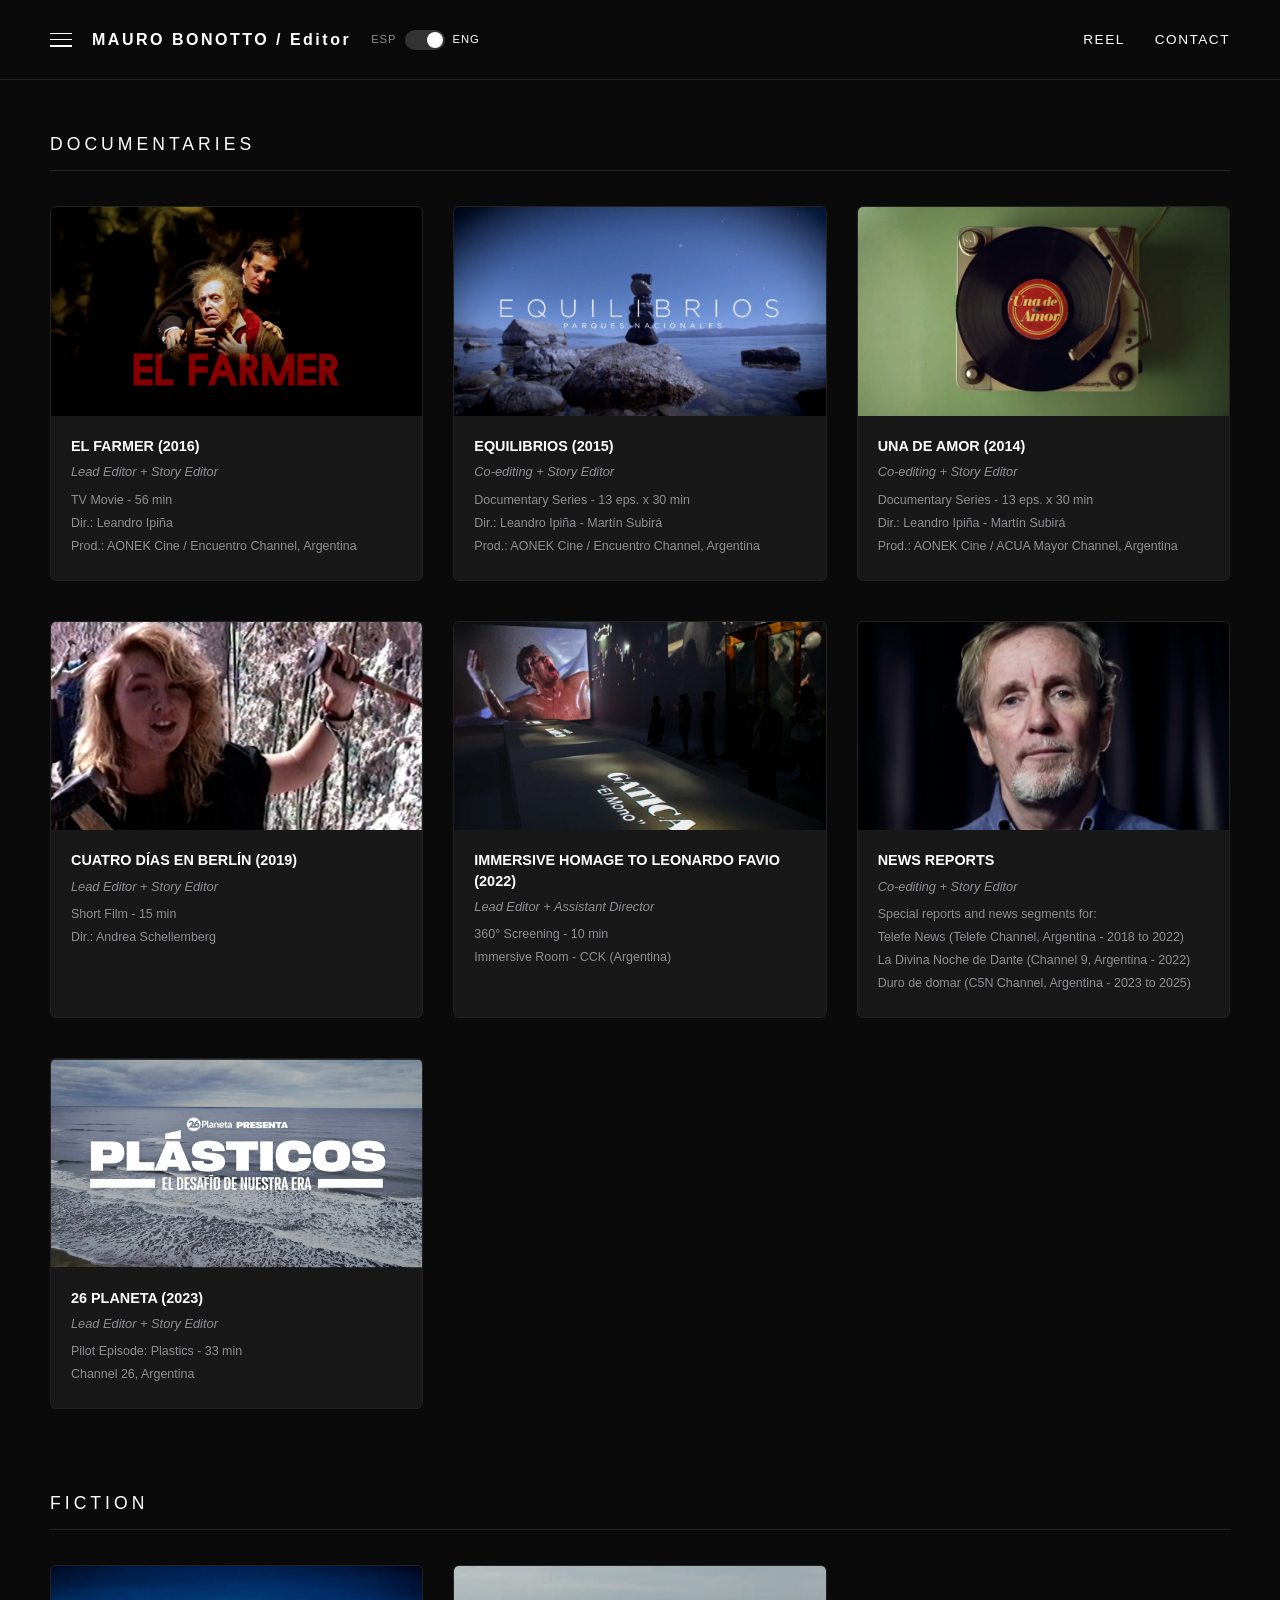
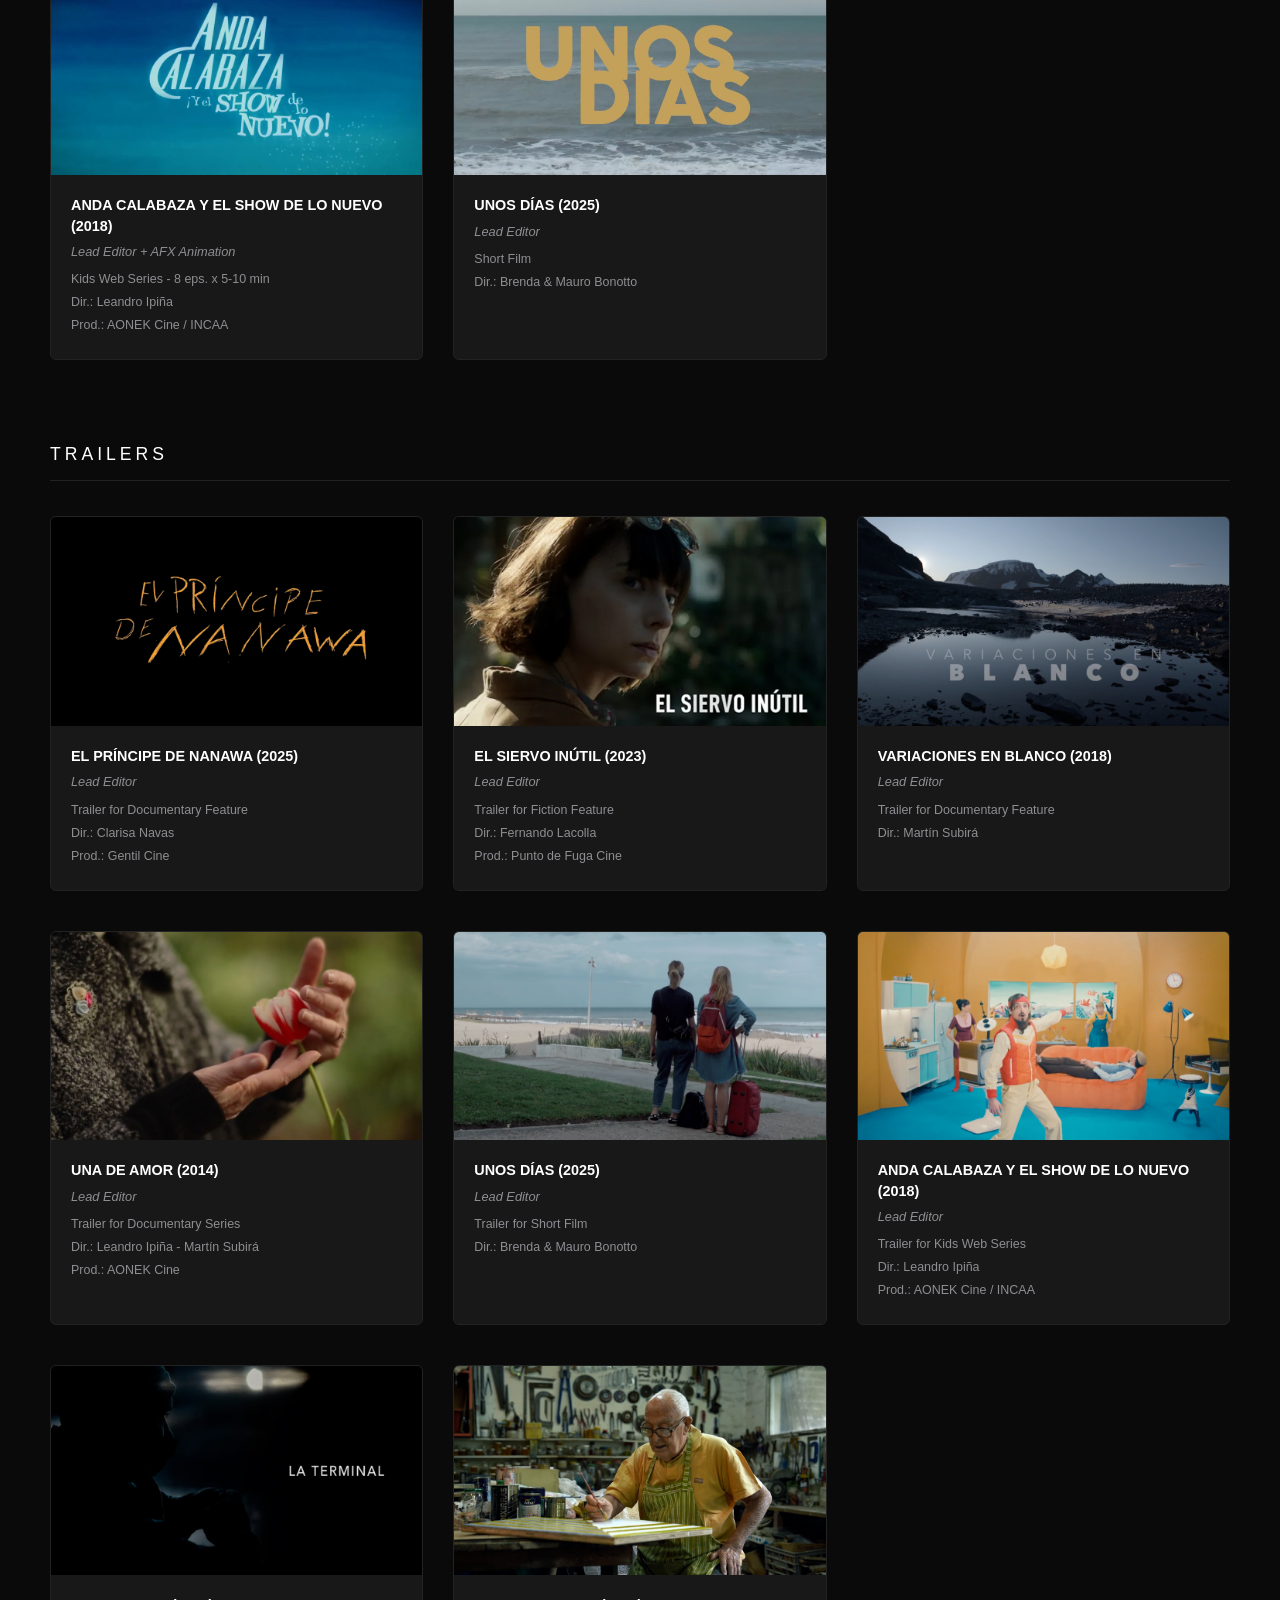
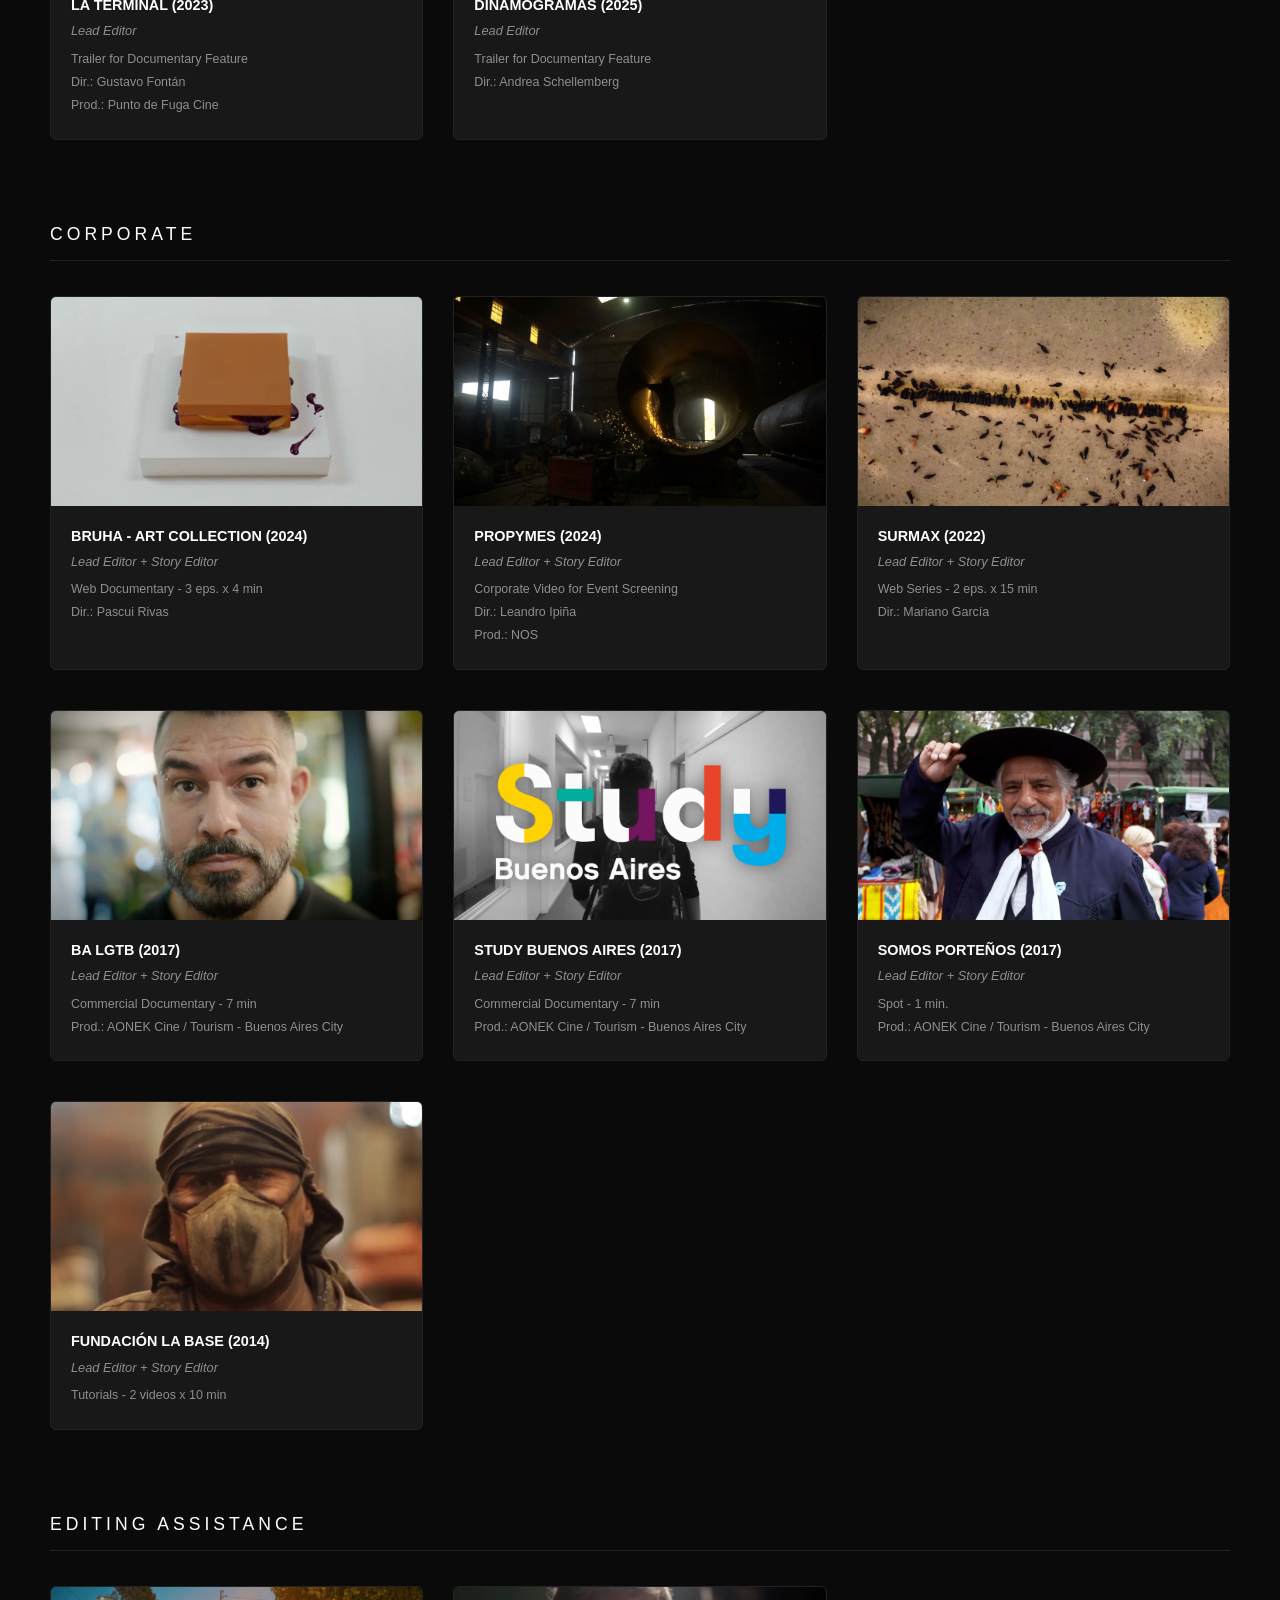
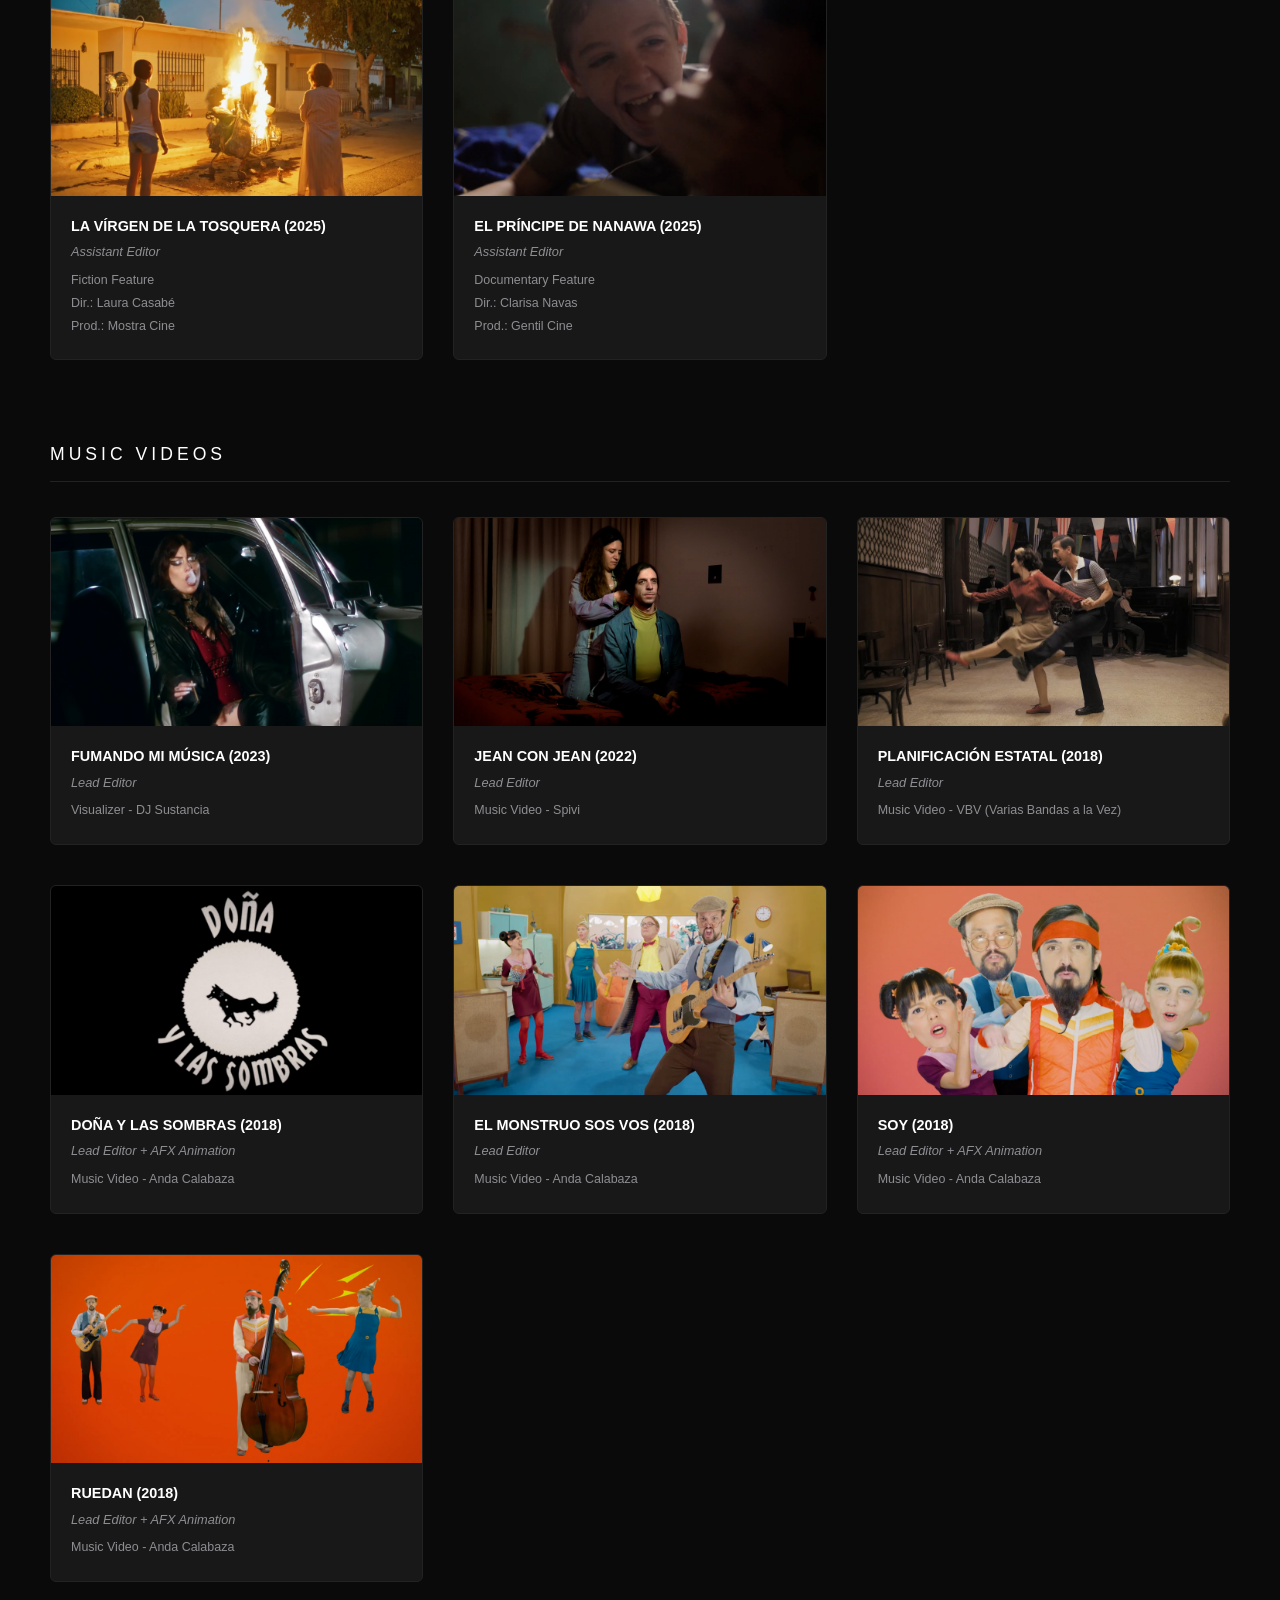
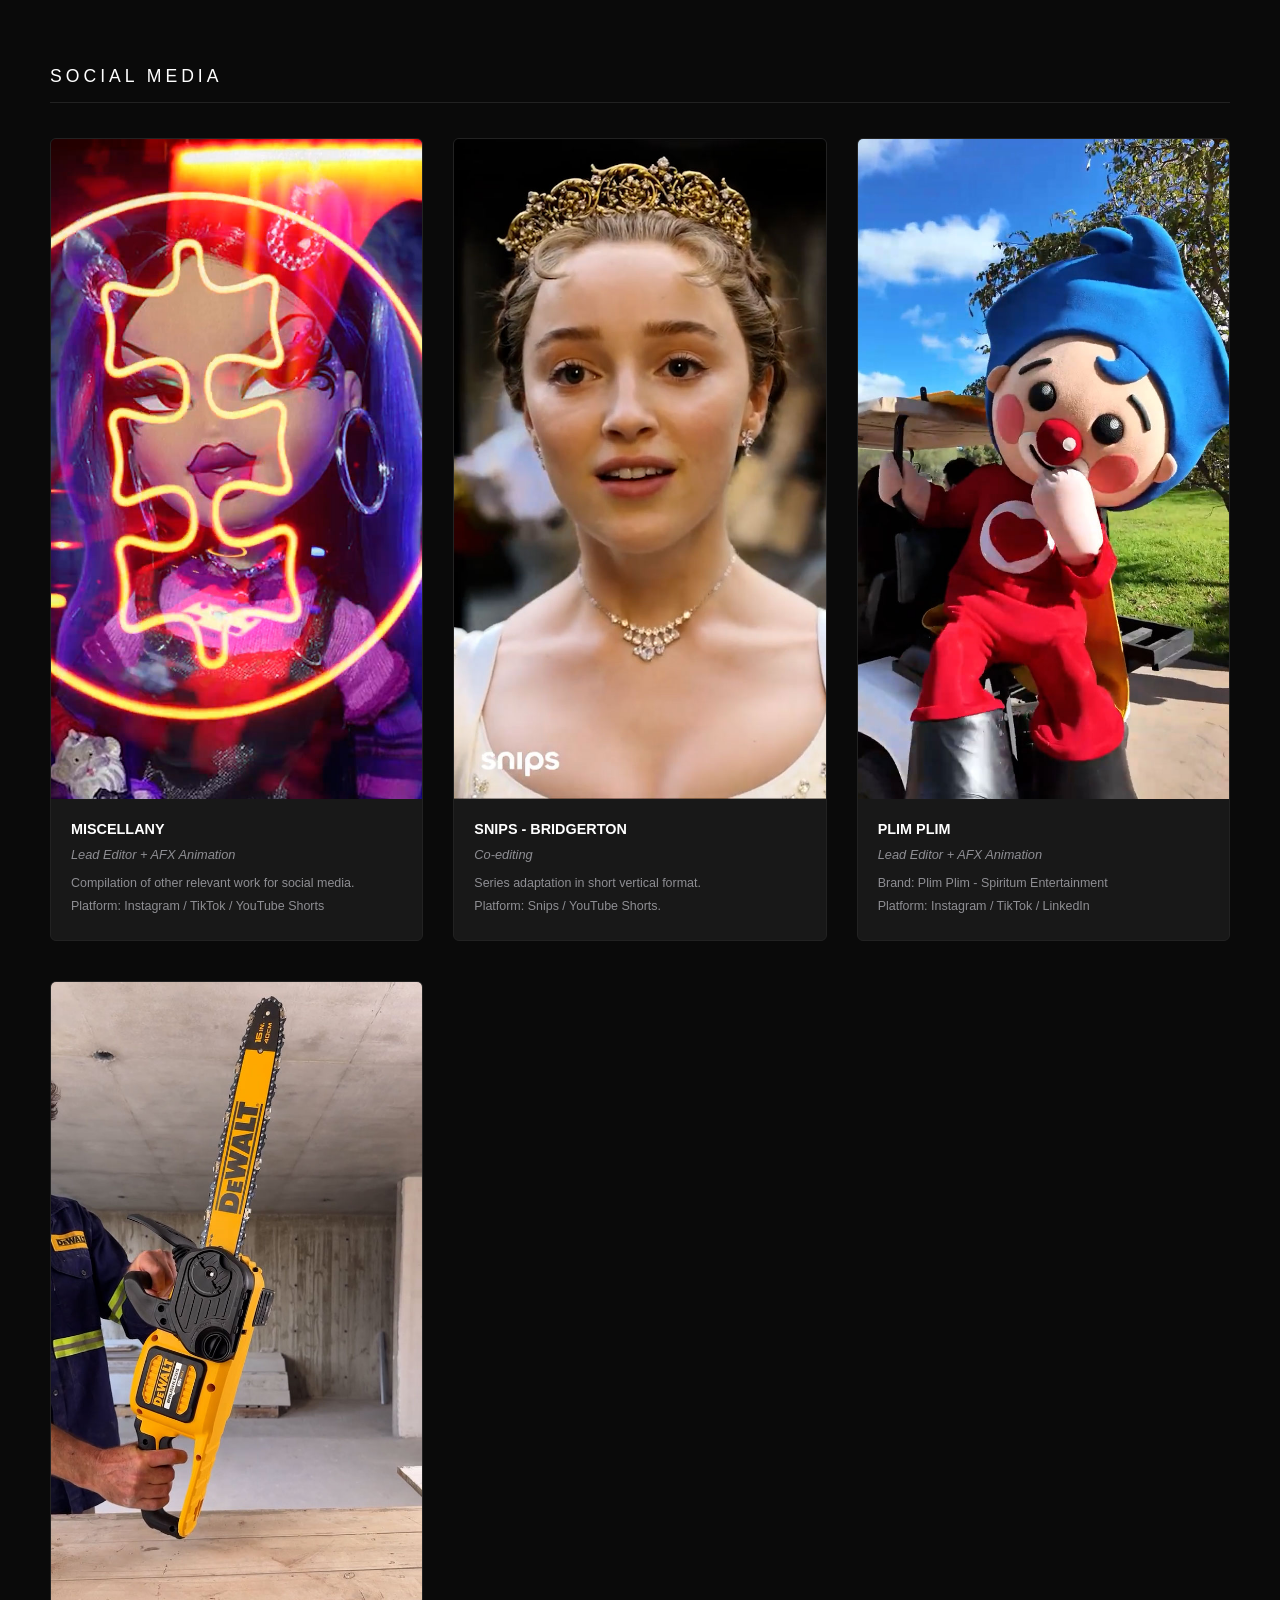
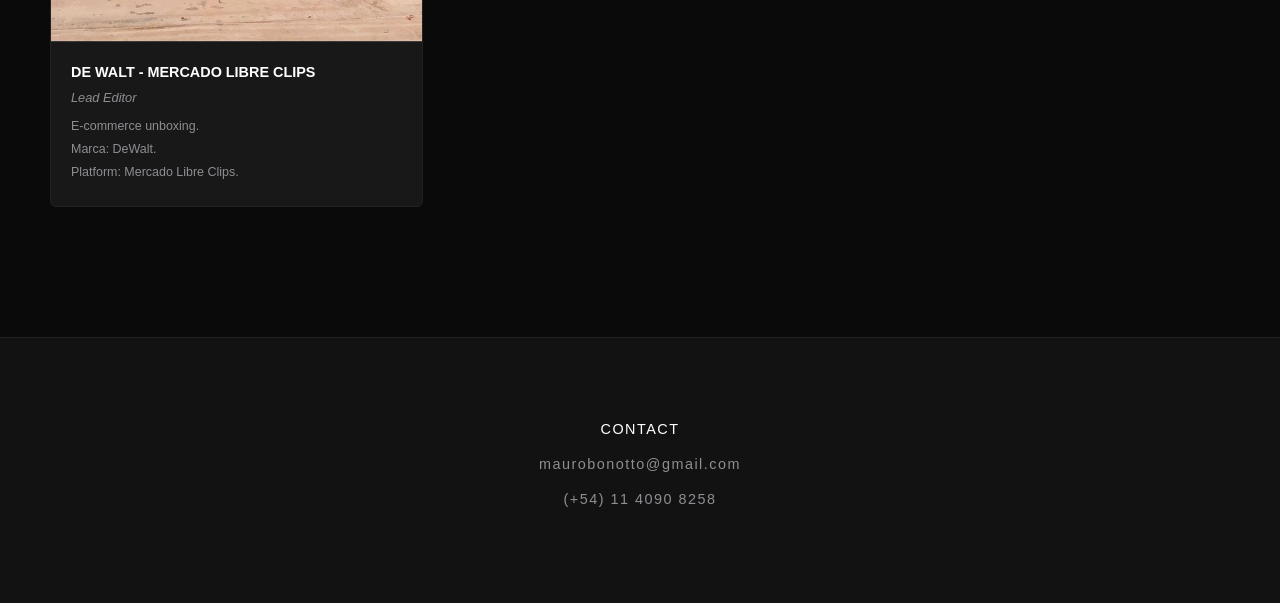
<file: index.html>
<!DOCTYPE html>
<html lang="es">
<head>
    <meta charset="UTF-8">
    <meta name="viewport" content="width=device-width, initial-scale=1.0">
    
    <!-- SEO y metadatos para compartir en redes -->
    <meta name="description" content="Portfolio de edición de video de Mauro Bonotto. Trabajos en documentales, ficción, trailers, comerciales y videoclips.">
    <meta name="author" content="Mauro Bonotto">
    <meta name="keywords" content="editor de video, portfolio, montaje, documentales, ficción, trailers, videoclips">
    
    <!-- Open Graph (Facebook, WhatsApp, LinkedIn) -->
    <meta property="og:title" content="Mauro Bonotto - Editor de video">
    <meta property="og:description" content="Portfolio profesional de edición. Más de 30 proyectos entre documentales, ficción y videoclips.">
    <meta property="og:image" content="https://maurobonotto.github.io/portfolio/assets/img/portadas/el-farmer-documentales.jpg">
    <meta property="og:url" content="https://maurobonotto.github.io/portfolio/">
    <meta property="og:type" content="website">
    
    <!-- Twitter Card -->
    <meta name="twitter:card" content="summary_large_image">
    <meta name="twitter:title" content="Mauro Bonotto - Editor de video">
    <meta name="twitter:description" content="Portfolio de edición con proyectos destacados.">
    <meta name="twitter:image" content="https://maurobonotto.github.io/portfolio/assets/img/portadas/el-farmer-documentales.jpg">
    
    <title>MAURO BONOTTO / Editor</title>
    <link rel="stylesheet" href="styles.css">
</head>
<body>
    <header class="navbar">
        <div class="navbar-container">
            <button class="menu-toggle" id="menu-toggle" aria-label="Abrir menú">
                <span class="bar"></span>
                <span class="bar"></span>
                <span class="bar"></span>
            </button>
            <h1 class="brand-title">MAURO BONOTTO / Editor</h1>
            
            <!-- Language toggle switch -->
            <div class="lang-switch" id="lang-switch">
                <span class="lang-option" data-lang="es">ESP</span>
                <div class="toggle-slider" id="toggle-slider">
                    <div class="toggle-knob"></div>
                </div>
                <span class="lang-option" data-lang="en">ENG</span>
            </div>

            <nav class="nav-links">
                <a href="#" id="btnReel">Reel</a>
                <a href="#contacto">Contacto</a>
            </nav>
        </div>
    </header>

    <div class="menu-overlay" id="menu-overlay"></div>
    <div class="sidebar-menu" id="sidebar-menu">
        <nav class="sidebar-nav">
            <a href="#documentales" class="sidebar-link" data-key="doc">DOCUMENTALES</a>
            <a href="#ficcion" class="sidebar-link" data-key="fic">FICCIÓN</a>
            <a href="#trailers" class="sidebar-link" data-key="tra">TRAILERS</a>
            <a href="#comerciales" class="sidebar-link" data-key="cor">COMERCIALES</a>
            <a href="#asistencia" class="sidebar-link" data-key="asi">ASISTENCIA DE EDICIÓN</a>
            <a href="#videoclips" class="sidebar-link" data-key="vid">VIDEOCLIPS</a>
            <a href="#redes-sociales" class="sidebar-link" data-key="red">REDES SOCIALES</a>
            <div class="sidebar-divider"></div>
            <a href="#" id="sidebarReel" class="sidebar-link">REEL</a>
            <a href="#contacto" id="sidebarContacto" class="sidebar-link" data-key="con">CONTACTO</a>
        </nav>
    </div>

    <main id="portfolio" class="portfolio-container"></main>

    <footer id="contacto" class="contact-section">
        <div class="contact-content">
            <p data-key="contact_title">CONTACTO</p>
            <p>maurobonotto@gmail.com</p>
            <p>(+54) 11 4090 8258</p>
        </div>
    </footer>

    <div class="video-modal" id="video-modal">
        <div class="modal-container">
            <button class="modal-close" id="modal-close" aria-label="Cerrar modal"></button>
            <button class="nav-btn prev" id="btn-prev" aria-label="Anterior"></button>
            <button class="nav-btn next" id="btn-next" aria-label="Siguiente"></button>
            <div class="modal-content" id="modal-media-content"></div>
        </div>
    </div>

    <script src="script.js"></script>
</body>
</html>
</file>
<file: styles.css>
/* ==========================================================================
   1. RESET
   ========================================================================== */
*, *::before, *::after {
    box-sizing: border-box;
    margin: 0;
    padding: 0;
}

html {
    scroll-behavior: smooth;
    text-size-adjust: 100%;
}

body {
    background-color: var(--bg-primary);
    color: var(--text-main);
    font-family: var(--font-base);
    line-height: 1.6;
    -webkit-font-smoothing: antialiased;
    padding-top: var(--header-height);
    overflow-x: hidden;
}

img {
    display: block;
    max-width: 100%;
    height: auto;
}

:root {
    --bg-primary: #0a0a0a;
    --bg-surface: #121212;
    --bg-card: #181818;
    --text-main: #ffffff;
    --text-muted: #8e8e93;
    --accent: #ffffff;
    --border-color: #222222;
    --font-base: -apple-system, BlinkMacSystemFont, "SF Pro Display", "Segoe UI", Roboto, Helvetica, Arial, sans-serif;
    --max-width: 1240px;
    --header-height: 80px;
    --transition-smooth: 0.3s cubic-bezier(0.25, 1, 0.5, 1);
}

/* ========== NAVBAR ========== */
.navbar {
    position: fixed;
    top: 0;
    left: 0;
    width: 100%;
    height: var(--header-height);
    background-color: rgba(10, 10, 10, 0.85);
    backdrop-filter: blur(20px);
    border-bottom: 1px solid var(--border-color);
    z-index: 1000;
}

.navbar-container {
    max-width: var(--max-width);
    height: 100%;
    margin: 0 auto;
    padding: 0 30px;
    display: flex;
    align-items: center;
    gap: 20px;
}

.brand-title {
    font-size: 1rem;
    font-weight: 600;
    letter-spacing: 2.5px;
    text-transform: none;
    margin-right: 0;
}

/* Language switch junto al título */
.lang-switch {
    display: flex;
    align-items: center;
    gap: 8px;
    margin-right: auto;
}

.nav-links {
    display: flex;
    gap: 30px;
}

.nav-links a {
    color: var(--text-main);
    text-decoration: none;
    font-size: 0.85rem;
    font-weight: 500;
    letter-spacing: 1.5px;
    text-transform: uppercase;
    transition: opacity var(--transition-smooth);
}

.nav-links a:hover {
    opacity: 0.6;
}

.menu-toggle {
    display: flex;
    flex-direction: column;
    justify-content: space-between;
    width: 22px;
    height: 14px;
    background: none;
    border: none;
    cursor: pointer;
    z-index: 1100;
}

.menu-toggle .bar {
    width: 100%;
    height: 1.5px;
    background-color: var(--text-main);
    transition: transform var(--transition-smooth), opacity var(--transition-smooth);
    transform-origin: left center;
}

.menu-toggle.open .bar:nth-child(1) {
    transform: rotate(45deg) translateY(-2px);
}

.menu-toggle.open .bar:nth-child(2) {
    opacity: 0;
    transform: scaleX(0);
}

.menu-toggle.open .bar:nth-child(3) {
    transform: rotate(-45deg) translateY(2px);
}

/* ========== SIDEBAR ========== */
.sidebar-menu {
    position: fixed;
    top: 0;
    left: -320px;
    width: 320px;
    height: 100%;
    background-color: var(--bg-surface);
    border-right: 1px solid var(--border-color);
    transition: transform var(--transition-smooth);
    z-index: 1050;
    padding-top: 110px;
}

.sidebar-menu.active {
    transform: translateX(320px);
}

.sidebar-nav {
    display: flex;
    flex-direction: column;
}

.sidebar-link {
    color: var(--text-muted);
    text-decoration: none;
    padding: 16px 40px;
    font-size: 0.8rem;
    font-weight: 500;
    letter-spacing: 2px;
    border-left: 2px solid transparent;
    transition: color var(--transition-smooth), background-color var(--transition-smooth), border-color var(--transition-smooth);
}

.sidebar-link:hover {
    color: var(--text-main);
    background-color: rgba(255, 255, 255, 0.03);
    border-left-color: var(--accent);
}

.sidebar-divider {
    height: 1px;
    background-color: #2a2a2a;
    width: 40%;
    margin: 12px 0 12px 40px;
}

.menu-overlay {
    position: fixed;
    top: 0;
    left: 0;
    width: 100vw;
    height: 100vh;
    background-color: rgba(0, 0, 0, 0.6);
    opacity: 0;
    visibility: hidden;
    transition: opacity var(--transition-smooth), visibility var(--transition-smooth);
    z-index: 1040;
    backdrop-filter: blur(4px);
}

.menu-overlay.active {
    opacity: 1;
    visibility: visible;
}

/* ========== PORTFOLIO GRID ========== */
.portfolio-container {
    max-width: var(--max-width);
    margin: 0 auto;
    padding: 50px 30px;
}

.category-section {
    margin-bottom: 80px;
    scroll-margin-top: calc(var(--header-height) + 20px);
}

.category-title {
    font-size: 1.1rem;
    font-weight: 500;
    letter-spacing: 4px;
    margin-bottom: 35px;
    border-bottom: 1px solid var(--border-color);
    padding-bottom: 12px;
}

.projects-grid {
    display: grid;
    grid-template-columns: repeat(3, 1fr);
    gap: 40px 30px;
}

.project-card {
    background-color: var(--bg-card);
    border: 1px solid var(--border-color);
    border-radius: 6px;
    overflow: hidden;
    display: flex;
    flex-direction: column;
    transition: border-color var(--transition-smooth);
}

.project-card:hover {
    border-color: #444444;
}

.image-wrapper {
    position: relative;
    width: 100%;
    aspect-ratio: 16 / 9;
    background-color: #000;
    cursor: pointer;
    overflow: hidden;
}

.image-wrapper img {
    width: 100%;
    height: 100%;
    object-fit: cover;
    transition: transform 0.6s cubic-bezier(0.25, 1, 0.5, 1);
}

.image-wrapper:hover img {
    transform: scale(1.04);
}

.play-overlay {
    position: absolute;
    top: 0;
    left: 0;
    width: 100%;
    height: 100%;
    background-color: rgba(0, 0, 0, 0.4);
    display: flex;
    align-items: center;
    justify-content: center;
    opacity: 0;
    transition: opacity var(--transition-smooth);
}

.image-wrapper:hover .play-overlay {
    opacity: 1;
}

.play-overlay::after {
    content: '';
    width: 0;
    height: 0;
    border-top: 12px solid transparent;
    border-bottom: 12px solid transparent;
    border-left: 20px solid #ffffff;
    margin-left: 4px;
}

.image-wrapper.link-externo .play-overlay::after {
    content: '🔗';
    border: none;
    font-size: 32px;
    background: none;
    margin: 0;
    line-height: 1;
    color: #ffffff;
    display: flex;
    align-items: center;
    justify-content: center;
}

/* Versión vertical para la sección Redes Sociales */
.image-wrapper.vertical {
    aspect-ratio: 9 / 16;
}

.project-title {
    font-size: 0.9rem;
    font-weight: 600;
    padding: 20px 20px 6px 20px;
    line-height: 1.4;
}

.coeditor {
    font-style: italic;
    font-weight: normal;
}

.project-details {
    padding: 0 20px 20px 20px;
    flex-grow: 1;
}

.project-detail-line {
    font-size: 0.78rem;
    color: var(--text-muted);
    margin-bottom: 3px;
}

.project-rol {
    font-size: 0.8rem;
    color: var(--text-muted);
    margin-bottom: 8px;
    font-style: italic;
    font-weight: normal;
}

/* ========== MODAL ========== */
.video-modal {
    position: fixed;
    top: 0;
    left: 0;
    width: 100vw;
    height: 100vh;
    background-color: rgba(5, 5, 5, 0.98);
    display: flex;
    align-items: center;
    justify-content: center;
    opacity: 0;
    visibility: hidden;
    transition: opacity var(--transition-smooth), visibility var(--transition-smooth);
    z-index: 2000;
}

.video-modal.active {
    opacity: 1;
    visibility: visible;
}

.modal-container {
    position: relative;
    width: 100%;
    max-width: 1200px;
    padding: 0 60px;
}

.modal-content {
    width: 100%;
    box-shadow: 0 20px 50px rgba(0,0,0,0.8);
}

.iframe-container {
    position: relative;
    width: 100%;
    background: #000;
}

.video-wrapper {
    position: relative;
    width: 100%;
    aspect-ratio: 16 / 9;
}

.video-wrapper iframe {
    position: absolute;
    top: 0;
    left: 0;
    width: 100%;
    height: 100%;
    border: 0;
}

/* Estilo para videos verticales dentro del modal */
.iframe-container.vertical .video-wrapper {
    aspect-ratio: 9 / 16;
}

/* Modal en modo vertical: centrado dinámico */
.modal-container.vertical-mode {
    max-width: none;
    padding: 20px;
    display: flex;
    justify-content: center;
    align-items: center;
}

.modal-container.vertical-mode .modal-content {
    width: auto;
    max-width: 95vw;
    background: transparent;
    box-shadow: none;
}

.modal-container.vertical-mode .iframe-container {
    height: 80vh;
    width: auto;
    max-width: 95vw;
}

.modal-container.vertical-mode .video-wrapper {
    height: 100%;
    width: auto;
    aspect-ratio: 9 / 16;
}

.modal-container.vertical-mode .video-wrapper iframe {
    width: 100%;
    height: 100%;
}

@media (max-width: 768px) {
    .modal-container.vertical-mode .iframe-container {
        height: 70vh;
    }
}

.modal-close {
    position: absolute;
    top: -45px;
    right: 0;
    background: none;
    border: none;
    color: var(--text-muted);
    font-size: 32px;
    line-height: 1;
    cursor: pointer;
    transition: color var(--transition-smooth);
    z-index: 2100;
}

.modal-close::before {
    content: '✕';
}

.modal-close:hover {
    color: var(--text-main);
}

.nav-btn {
    position: absolute;
    top: 50%;
    transform: translateY(-50%);
    background: none;
    border: none;
    color: rgba(255, 255, 255, 0.8);
    font-size: 48px;
    font-weight: 300;
    cursor: pointer;
    z-index: 2100;
    transition: color var(--transition-smooth), transform 0.2s;
}

.nav-btn:hover {
    color: #ffffff;
    transform: translateY(-50%) scale(1.1);
}

.prev {
    left: 10px;
}

.prev::before {
    content: '‹';
}

.next {
    right: 10px;
}

.next::before {
    content: '›';
}

/* ========== CONTACTO ========== */
.contact-section {
    border-top: 1px solid var(--border-color);
    padding: 80px 30px;
    text-align: center;
    background-color: var(--bg-surface);
}

.contact-content p {
    font-size: 0.9rem;
    font-weight: 500;
    letter-spacing: 1.5px;
    margin-bottom: 12px;
    color: var(--text-muted);
}

.contact-content p:first-child {
    color: var(--text-main);
}

/* ========== RESPONSIVE ========== */
@media (max-width: 1200px) {
    .modal-container { padding: 0 20px; }
    .prev { left: 0; }
    .next { right: 0; }
    .modal-close { top: -45px; right: 0; }
}

@media (max-width: 768px) {
    :root { --header-height: 70px; }
    .portfolio-container { padding: 40px 20px; }
    .projects-grid { grid-template-columns: 1fr; gap: 30px; }
    .brand-title { font-size: 0.85rem; letter-spacing: 1px; }
    .nav-links { display: none; }
    .sidebar-menu { width: 280px; left: -280px; }
    .sidebar-menu.active { transform: translateX(280px); }
    .sidebar-link { padding: 16px 30px; }
    .sidebar-divider { margin-left: 30px; }
    .modal-container { padding: 0 10px; }
    .nav-btn { font-size: 40px; }
    .modal-close { top: -40px; font-size: 28px; }
    .lang-switch { margin-right: 10px; }
}

@media (max-width: 480px) {
    .nav-btn { font-size: 36px; }
}

/* ========== LANGUAGE SWITCH ========== */
.lang-option {
    font-size: 0.7rem;
    font-weight: 500;
    letter-spacing: 1px;
    color: var(--text-muted);
    transition: color var(--transition-smooth);
}

.lang-option.active-lang {
    color: var(--text-main);
}

.toggle-slider {
    width: 40px;
    height: 20px;
    background-color: #333;
    border-radius: 30px;
    position: relative;
    cursor: pointer;
    transition: background-color 0.2s;
}

.toggle-knob {
    width: 16px;
    height: 16px;
    background-color: white;
    border-radius: 50%;
    position: absolute;
    top: 2px;
    left: 2px;
    transition: transform 0.2s ease;
}

.toggle-slider[data-lang="en"] .toggle-knob {
    transform: translateX(20px);
}

@media (max-width: 768px) {
    .lang-switch {
        margin-right: 10px;
        gap: 5px;
    }
    .toggle-slider {
        width: 36px;
        height: 18px;
    }
    .toggle-knob {
        width: 14px;
        height: 14px;
    }
}
</file>
